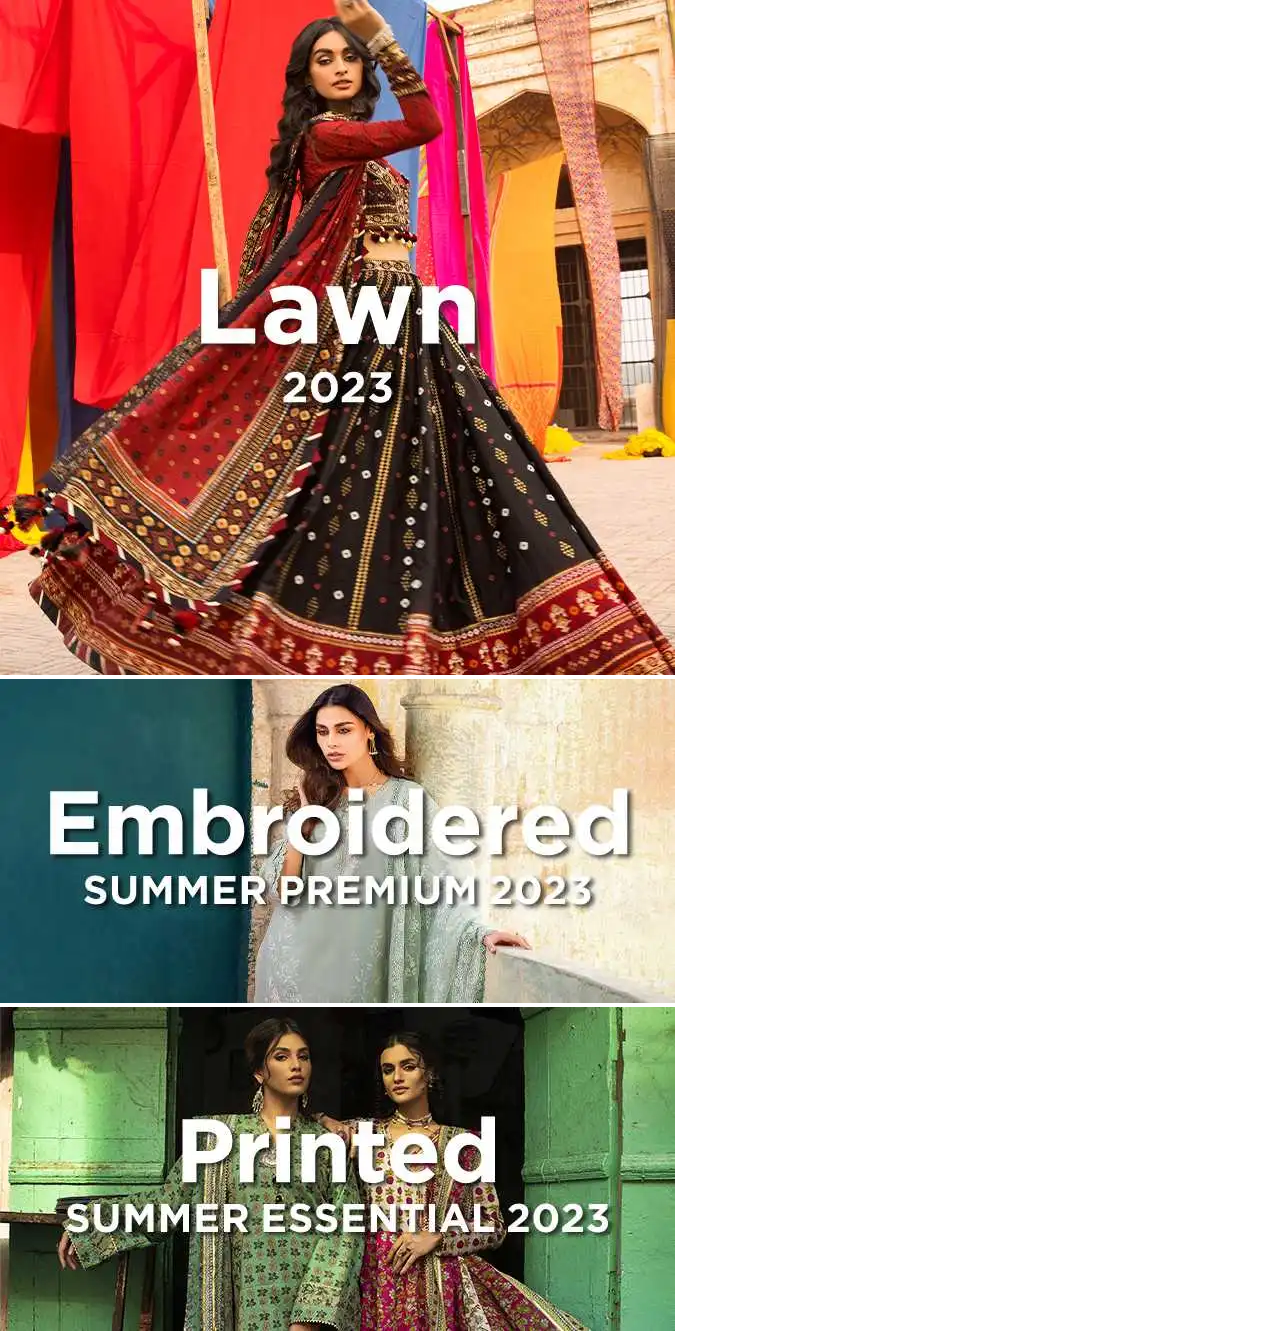
<file: html/index.html>
<!DOCTYPE html>
<html lang="en">
<head>
    <meta charset="UTF-8">
    <meta http-equiv="X-UA-Compatible" content="IE=edge">
    <meta name="viewport" content="width=device-width, initial-scale=1.0">
    <link rel="stylesheet" href="../css/style.css">
    <!-- <link href="https://fonts.googleapis.com/css2?family=Alkatra:wght@700&family=Delicious+Handrawn&display=swap" rel="stylesheet"> -->
    <title>Title</title>
</head>
<body>
    
    <!-- <label>Sign Up form</label><br/>
    <input type="text" name="firstName" value=""/><br/>
    <button class="btn">Submit</button> -->
    <!-- <p class="name">Arslan Akmal</p> -->
    <!-- <a href="https://www.gulahmedshop.com/unstitched-fabric/lawn-collection"><img src="../assets/image1.webp"/></a> -->
    <!-- <div class="box"></div> -->
    <section>
        <div class="main">
            <div class="div1">
               <a href="https://www.gulahmedshop.com/unstitched-fabric/lawn-collection/summer-premium-collection"><img src="../assets/image1.webp"/></a> 
            </div>
            <div class="div2">
                <img src="../assets/image2.webp" alt=""/>
                <img src="../assets/image3.webp" alt=""/>

            </div>
        </div>
    </section>
</body>
</html>
</file>
<file: css/style.css>
@import url('https://fonts.googleapis.com/css2?family=Alkatra:wght@700&family=Delicious+Handrawn&display=swap');

*{
    margin:0;
    padding:0;
    box-sizing: border-box;
}

.btn{
    background-color: black;
    color:yellow;
    padding:10px;
    margin-left: 20px;
    margin-top: 20px;
    /* border-radius: 30px; */
}
.btn:hover{
    background-color: red;
    color:orange;
    border-radius: 0px;
}
.box{
    background-color: red;
    width: 300px;
    height: 300px;
    /* border-radius: 30px; */
    margin-left: 300px;
    margin-top: 30px;
    border:10px solid;
    border-top-color:orange;
    border-bottom-color:orange;
    border-top-right-radius:20px 
    /* border-top-right-radius: 10px;
    border-bottom-left-radius: 50px;
    border-bottom-right-radius: 100px; */
}

img:hover{
/* transform: rotateX(180deg); */
/* transform: translateX(30px); */
/* transform: translateY(30px); */
/* transform: scaleX(-0.7); */
/* transform: scaleY(0.5); */
/* transform: skewY(35deg); */
/* transform: translateX(); */
/* transform: scale(1.2); */

}
.name{
    font-family: 'Delicious Handrawn', cursive;
    font-size: 30px;
}
</file>
